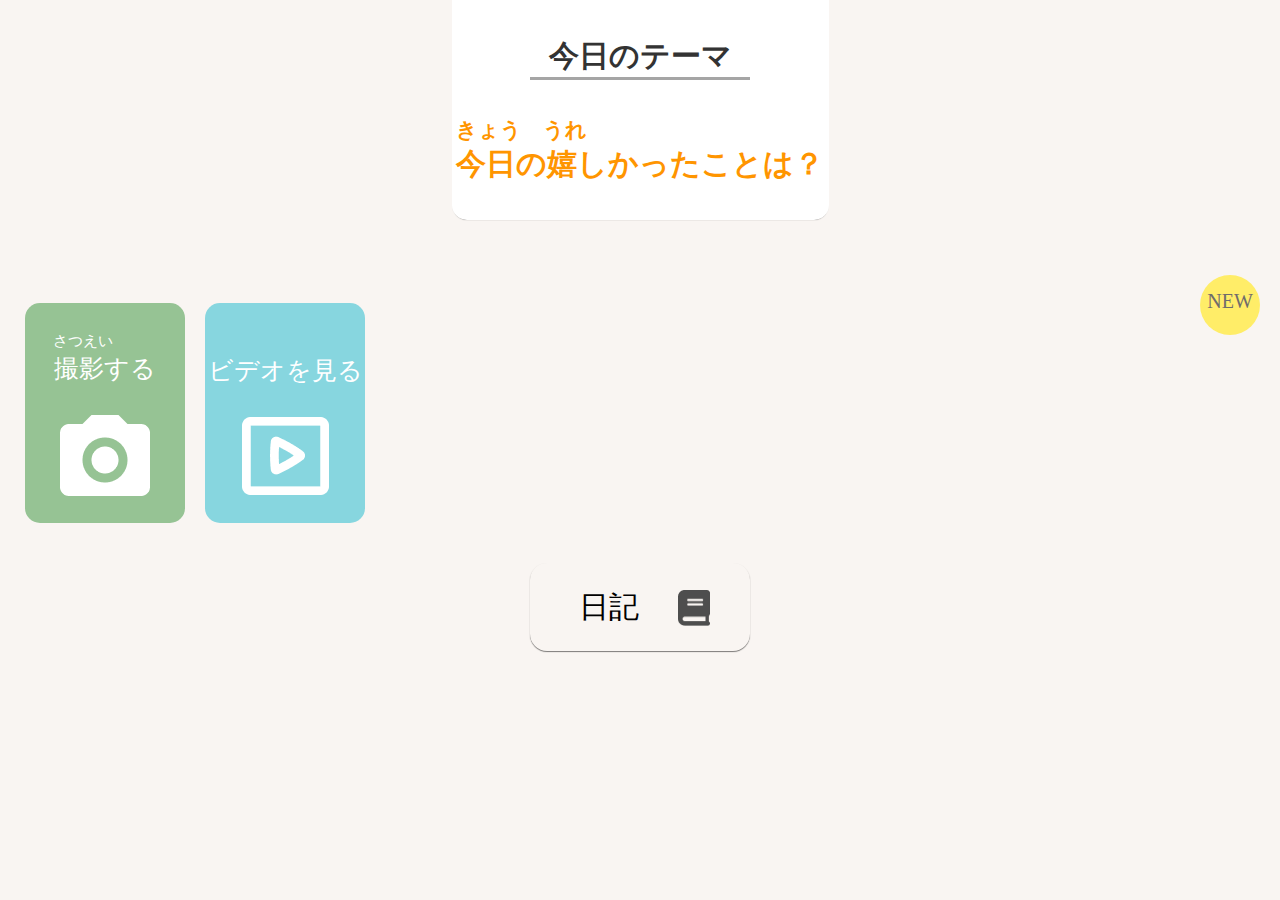
<file: index.html>
<!DOCTYPE html>
<html lang="ja">
  <head>
    <meta charset="UTF-8" />
    <meta name="viewport" content="width=device-width, initial-scale=1.0" />
    <link rel="stylesheet" href="css/ress.css" />
    <link rel="stylesheet" href="css/style.css" />
    <title>ほっこり便</title>
  </head>
  <body>
    <header>
      <h1>今日のテーマ</h1>
      <h2>
        <span>きょう　うれ</span><br />
        今日の嬉しかったことは？
      </h2>
    </header>
    <main>
      <div class="btn_wrap">
        <a href="video_send.html"
          ><button class="camera">
            <span>さつえい</span><br />撮影する<img
              src="img/camera.png"
              alt="camera"
            /></button
        ></a>

        <a href="video_view.html"
          ><button class="video">
            <div class="new"><p>NEW</p></div>
            <span>さつえい</span><br />ビデオを見る<img
              src="img/video.png"
              alt="video"
            /></button
        ></a>
      </div>
      <div class="diary_wrap">
        <a href="dirary.html">
          <button class="diary">
            日記<img src="img/book.png" alt="book" /></button
        ></a>
      </div>
    </main>
  </body>
</html>
</file>
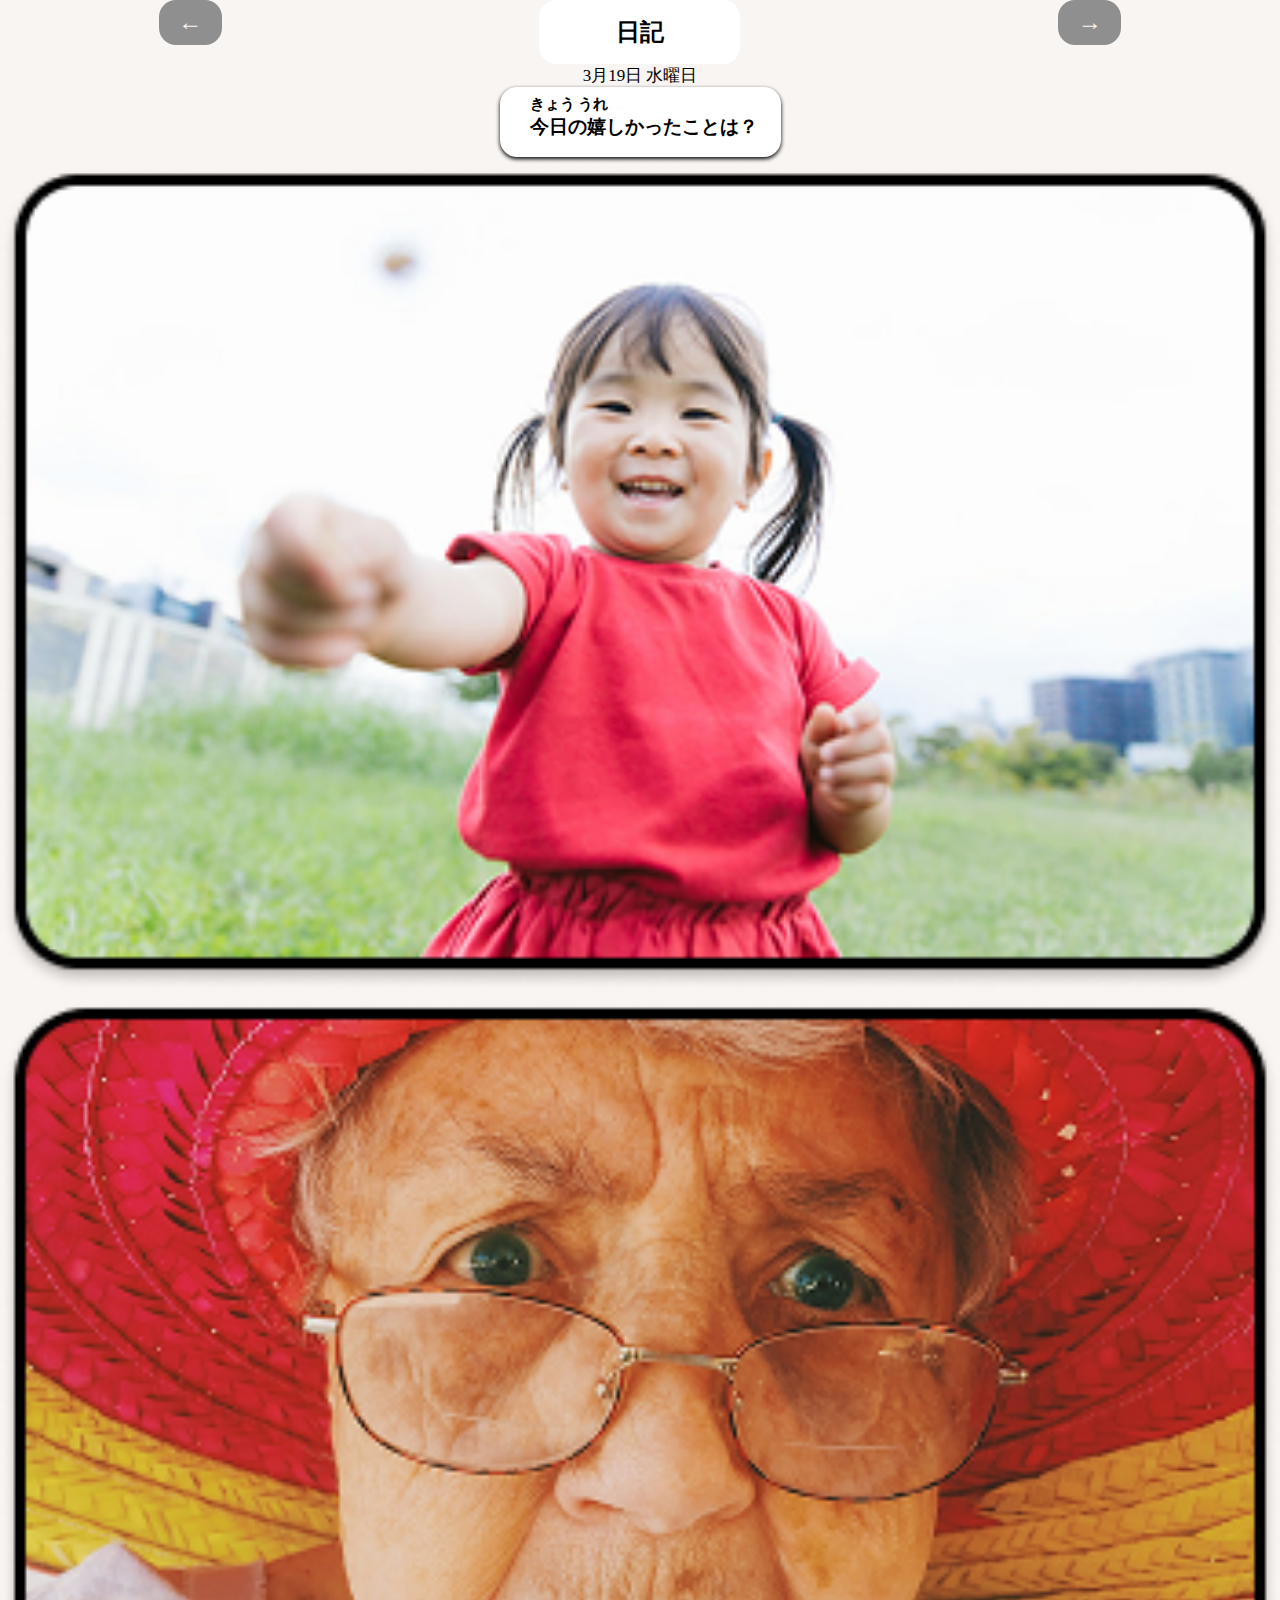
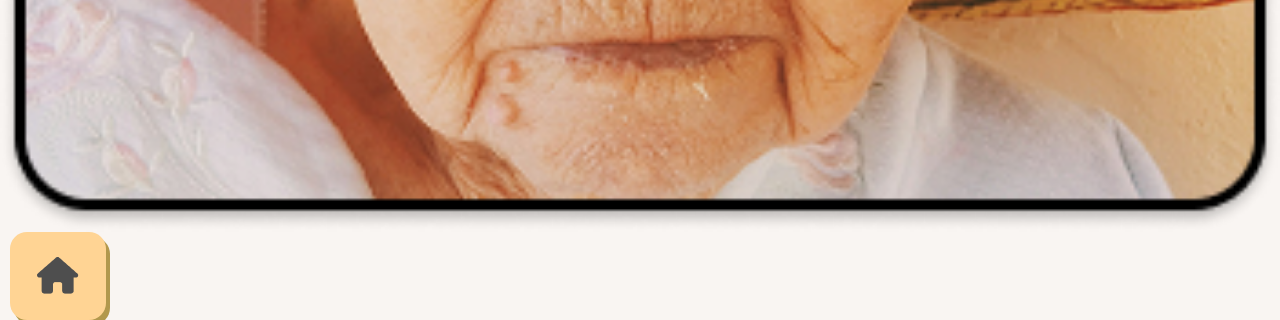
<file: dirary.html>
<!DOCTYPE html>
<html lang="ja">

<head>
    <meta charset="UTF-8">
    <meta name="viewport" content="width=device-width, initial-scale=1.0">
    <link rel="stylesheet" href="/css/ress.css">
    <link rel="stylesheet" href="/css/dirary.css">
    <title>ほっこり便</title>
</head>

<body>
    <header>
        <div class="btn_wrap">
            <div class="btn">
                ←
            </div>
            <div>
                <h1>日記</h1>
            </div>
            <div class="btn">
                →
            </div>
        </div>
    </header>
    <main>
        <p>3月19日 水曜日</p>
        <section class="theme">
            <h2><span>きょう うれ</span><br>
                今日の嬉しかったことは？</h2>
        </section>
        <section class="photo">
            <img src="/img/grandchild.png" alt="孫の写真">

            <img src="/img/grand-mother.png" alt="おばあちゃんの写真">
        </section>
    </main>
    <footer>
        <section class="home_btn">
            <a href="/index.html"><img src="/img/house.png" alt="ホームボタンのアイコン"></a>
        </section>
    </footer>
</body>

</html>
</file>
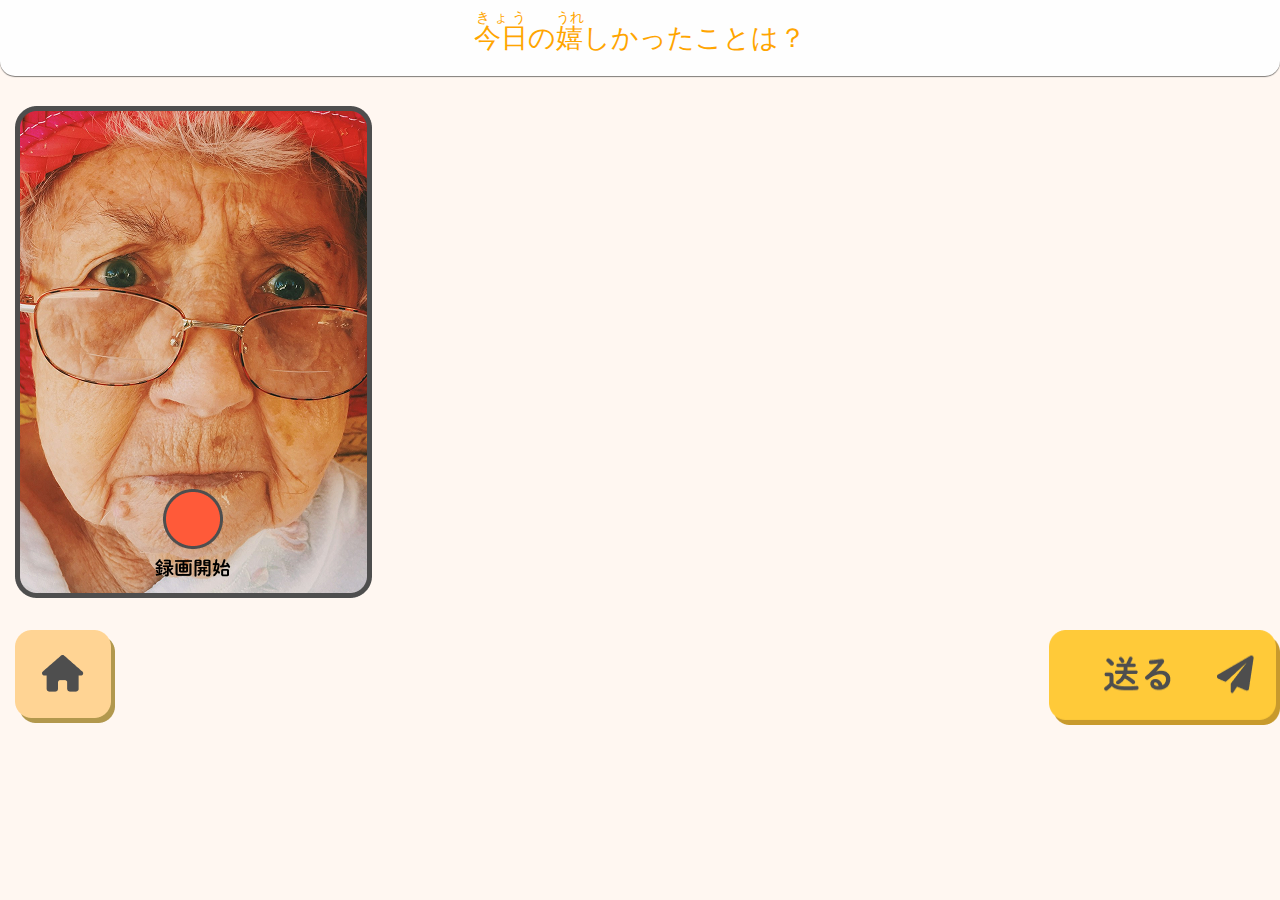
<file: video_send.html>
<!DOCTYPE html>
<html lang="en">
  <head>
    <meta charset="UTF-8" />
    <meta name="viewport" content="width=device-width, initial-scale=1.0" />
    <link rel="stylesheet" href="css/video_send.css" />
    <link rel="stylesheet" href="css/ress.css" />
    <title>Document</title>
  </head>
  <body>
    <div class="Wrapper">
      <header>
        <ruby>
          今日<rt>きょう</rt>の<ruby>嬉<rt>うれ</rt>しかったことは？</ruby>
        </ruby>
      </header>
      <main>
        <img src="img/grup.png" alt="grandmother" />
        <div class="bottom">
          <a href="index.html"><img src="img/grup2.png" alt="" /></a>
          <img src="img/grup1.png" alt="" />
        </div>
      </main>
    </div>
  </body>
</html>
</file>
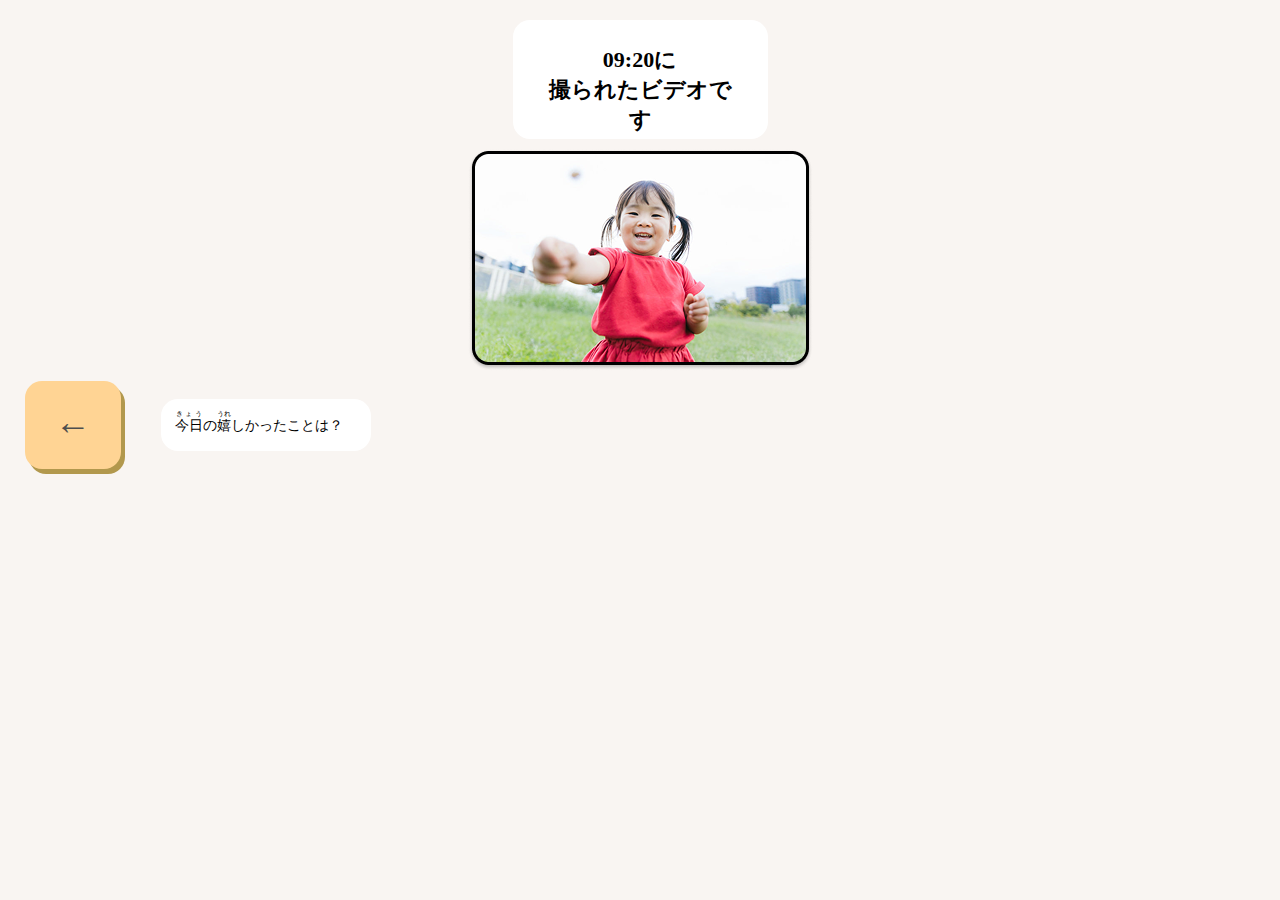
<file: video_view.html>
<!DOCTYPE html>
<html lang="ja">
<head>
    <meta charset="UTF-8" />
    <meta name="viewport" content="width=device-width, initial-scale=1.0" />
    <link rel="stylesheet" href="./css/ress.css" />
    <link rel="stylesheet" href="./css/video_view.css">
    <title></title>
</head>
<body>
    <main>
        <h1>
            09:20に <br>
            撮られたビデオです
        </h1>
        <div class="img">
            <img src="/img/grandchild.png" alt="子供の動画">
        </div>
        <div class="footer">
            <div class="back_btn">
                <a href="index.html">←</a>
            </div>
            <div class="thema">
                    <ruby>
                        今日<rt>きょう</rt>の<ruby>嬉<rt>うれ</rt></ruby>しかったことは？
                    </ruby>
                </div>
            </div>
        </div>
    </main>
</body>
</html>
</file>
<file: css/ress.css>
/* resset.dev • v5.0.2 */

/* # =================================================================
   # Global selectors
   # ================================================================= */

html {
  box-sizing: border-box;
  -webkit-text-size-adjust: 100%; /* Prevent adjustments of font size after orientation changes in iOS */
  word-break: normal;
  -moz-tab-size: 4;
  tab-size: 4;
}

*,
::before,
::after {
  background-repeat: no-repeat; /* Set `background-repeat: no-repeat` to all elements and pseudo elements */
  box-sizing: inherit;
}

::before,
::after {
  text-decoration: inherit; /* Inherit text-decoration and vertical align to ::before and ::after pseudo elements */
  vertical-align: inherit;
}

* {
  padding: 0; /* Reset `padding` and `margin` of all elements */
  margin: 0;
}

/* # =================================================================
     # General elements
     # ================================================================= */

hr {
  overflow: visible; /* Show the overflow in Edge and IE */
  height: 0; /* Add the correct box sizing in Firefox */
  color: inherit; /* Correct border color in Firefox. */
}

details,
main {
  display: block; /* Render the `main` element consistently in IE. */
}

summary {
  display: list-item; /* Add the correct display in all browsers */
}

small {
  font-size: 80%; /* Set font-size to 80% in `small` elements */
}

[hidden] {
  display: none; /* Add the correct display in IE */
}

abbr[title] {
  border-bottom: none; /* Remove the bottom border in Chrome 57 */
  /* Add the correct text decoration in Chrome, Edge, IE, Opera, and Safari */
  text-decoration: underline;
  text-decoration: underline dotted;
}

a {
  background-color: transparent; /* Remove the gray background on active links in IE 10 */
}

a:active,
a:hover {
  outline-width: 0; /* Remove the outline when hovering in all browsers */
}

code,
kbd,
pre,
samp {
  font-family: monospace, monospace; /* Specify the font family of code elements */
}

pre {
  font-size: 1em; /* Correct the odd `em` font sizing in all browsers */
}

b,
strong {
  font-weight: bolder; /* Add the correct font weight in Chrome, Edge, and Safari */
}

/* https://gist.github.com/unruthless/413930 */
sub,
sup {
  font-size: 75%;
  line-height: 0;
  position: relative;
  vertical-align: baseline;
}

sub {
  bottom: -0.25em;
}

sup {
  top: -0.5em;
}

table {
  border-color: inherit; /* Correct border color in all Chrome, Edge, and Safari. */
  text-indent: 0; /* Remove text indentation in Chrome, Edge, and Safari */
}

iframe {
  border-style: none;
}

/* # =================================================================
     # Forms
     # ================================================================= */

input {
  border-radius: 0;
}

[type="number"]::-webkit-inner-spin-button,
[type="number"]::-webkit-outer-spin-button {
  height: auto; /* Correct the cursor style of increment and decrement buttons in Chrome */
}

[type="search"] {
  -webkit-appearance: textfield; /* Correct the odd appearance in Chrome and Safari */
  outline-offset: -2px; /* Correct the outline style in Safari */
}

[type="search"]::-webkit-search-decoration {
  -webkit-appearance: none; /* Remove the inner padding in Chrome and Safari on macOS */
}

textarea {
  overflow: auto; /* Internet Explorer 11+ */
  resize: vertical; /* Specify textarea resizability */
}

button,
input,
optgroup,
select,
textarea {
  font: inherit; /* Specify font inheritance of form elements */
}

optgroup {
  font-weight: bold; /* Restore the font weight unset by the previous rule */
}

button {
  overflow: visible; /* Address `overflow` set to `hidden` in IE 8/9/10/11 */
}

button,
select {
  text-transform: none; /* Firefox 40+, Internet Explorer 11- */
}

/* Apply cursor pointer to button elements */
button,
[type="button"],
[type="reset"],
[type="submit"],
[role="button"] {
  cursor: pointer;
}

/* Remove inner padding and border in Firefox 4+ */
button::-moz-focus-inner,
[type="button"]::-moz-focus-inner,
[type="reset"]::-moz-focus-inner,
[type="submit"]::-moz-focus-inner {
  border-style: none;
  padding: 0;
}

/* Replace focus style removed in the border reset above */
button:-moz-focusring,
[type="button"]::-moz-focus-inner,
[type="reset"]::-moz-focus-inner,
[type="submit"]::-moz-focus-inner {
  outline: 1px dotted ButtonText;
}

button,
  html [type='button'], /* Prevent a WebKit bug where (2) destroys native `audio` and `video`controls in Android 4 */
  [type='reset'],
  [type='submit'] {
  -webkit-appearance: button; /* Correct the inability to style clickable types in iOS */
}

/* Remove the default button styling in all browsers */
button,
input,
select,
textarea {
  background-color: transparent;
  border-style: none;
}

a:focus,
button:focus,
input:focus,
select:focus,
textarea:focus {
  outline-width: 0;
}

/* Style select like a standard input */
select {
  -moz-appearance: none; /* Firefox 36+ */
  -webkit-appearance: none; /* Chrome 41+ */
}

select::-ms-expand {
  display: none; /* Internet Explorer 11+ */
}

select::-ms-value {
  color: currentColor; /* Internet Explorer 11+ */
}

legend {
  border: 0; /* Correct `color` not being inherited in IE 8/9/10/11 */
  color: inherit; /* Correct the color inheritance from `fieldset` elements in IE */
  display: table; /* Correct the text wrapping in Edge and IE */
  max-width: 100%; /* Correct the text wrapping in Edge and IE */
  white-space: normal; /* Correct the text wrapping in Edge and IE */
  max-width: 100%; /* Correct the text wrapping in Edge 18- and IE */
}

::-webkit-file-upload-button {
  /* Correct the inability to style clickable types in iOS and Safari */
  -webkit-appearance: button;
  color: inherit;
  font: inherit; /* Change font properties to `inherit` in Chrome and Safari */
}

/* Replace pointer cursor in disabled elements */
[disabled] {
  cursor: default;
}

/* # =================================================================
     # Specify media element style
     # ================================================================= */

img {
  border-style: none; /* Remove border when inside `a` element in IE 8/9/10 */
}

/* Add the correct vertical alignment in Chrome, Firefox, and Opera */
progress {
  vertical-align: baseline;
}

/* # =================================================================
     # Accessibility
     # ================================================================= */

/* Specify the progress cursor of updating elements */
[aria-busy="true"] {
  cursor: progress;
}

/* Specify the pointer cursor of trigger elements */
[aria-controls] {
  cursor: pointer;
}

/* Specify the unstyled cursor of disabled, not-editable, or otherwise inoperable elements */
[aria-disabled="true"] {
  cursor: default;
}
</file>
<file: css/style.css>
html {
  font-size: 62.5%;
}
body {
  background-color: #f9f5f2;
}
header {
  display: flex;
  flex-direction: column;
  align-items: center;
  justify-content: center;
  margin: 0 auto;
  color: #333333;
  background-color: #fff;
  height: 220px;
  width: 377px;
  border-radius: 0 0 15px 15px;
  box-shadow: 0px 1px 1px -1px rgba(0, 0, 0, 0.5);
}
h1,
h2 {
  font-size: 3rem;
}
h1 {
  border-bottom: 3px #a5a5a5 solid;
  width: 220px;
  text-align: center;
}
h2 {
  margin-top: 30px;
  color: #ff9500;
  span {
    font-size: 2.1rem;
  }
}
main {
  padding: 0 25px;
}
.btn_wrap {
  display: flex;
  gap: 20px;
}
.new {
  background-color: #ffed68;
  border-radius: 50%;
  width: 60px;
  height: 60px;
  position: absolute;
  top: 275px;
  right: 20px;
  p {
    margin-top: 15px;
    font-size: 2rem;
    color: #6f6c6c;
  }
}
.video,
.camera {
  width: 160px;
  height: 220px;
  border-radius: 15px;
  margin-top: 83px;
  font-size: 2.5rem;
  color: #fff;
}
.camera {
  background-color: #96c394;
  span {
    font-size: 1.5rem;
    margin-right: 45px;
  }
  img {
    margin-top: 30px;
  }
}
.video {
  background-color: #87d6df;
  span {
    font-size: 1.5rem;
    color: #87d6df;
  }
  img {
    margin-top: 30px;
  }
}
.diary_wrap {
  margin: 40px 0 0 0;

  display: flex;
  justify-content: center;
  a {
    text-decoration: none;
  }
}
.diary {
  width: 220px;
  height: 88px;
  padding-left: 10px;
  box-shadow: 0px 1px 1px 0px rgba(0, 0, 0, 0.5);
  border-radius: 17px;
  font-size: 3rem;
  display: flex;
  justify-content: space-evenly;
  align-items: center;

  img {
    width: 33px;
    height: 37px;
  }
}
</file>
<file: css/dirary.css>
html {
    font-size: 62.5%;
}

body {
    background: #F9F5F2;
}

.btn_wrap {
    display: flex;
    justify-content: space-around;

    .btn {
        width: 63px;
        height: 45px;
        background-color: #8F8F8F;
        border-radius: 17px;
        display: flex;
        justify-content: center;
        align-items: center;
        color: #F9F5F2;
        font-size: 24px;
    }

    h1 {
        width: 201px;
        height: 64px;
        background-color: #FFFFFF;
        border-radius: 17px;
        font-size: 24px;
        display: flex;
        justify-content: center;
        align-items: center;
    }
}

p {
    text-align: center;
    font-size: 17px;
}

.theme {
    width: 281px;
    height: 70px;
    border-radius: 17px;
    background-color: #FFFFFF;
    box-shadow: 0px 2px 4px 0 #000000;
    margin: auto;

    h2 {
        font-size: 19px;
        padding: 5px 0 0 30px;

        span {
            font-size: 15px;
        }
    }
}

.photo {
    margin-top: 10px;
    display: flex;
    flex-direction: column;
    gap: 10px;
}

.home_btn {
    width: 96px;
    height: 88px;
    display: block;
    margin-left: 10px;
    background-color: #FFD494;
    border-radius: 17px;
    box-shadow: 4px 5px 0 #B2984D;
    display: flex;
    align-items: center;
    justify-content: center;

}
</file>
<file: css/video_send.css>
html {
  font-size: 62.5%;
}
body {
  background: #fff7f1;
}
header {
  text-align: center;
  font-size: 27px;
  color: orange;
  border-radius: 0 0 15px 15px;
  background: #fefefe;
  box-shadow: 0px 1px 1px 0px rgba(0, 0, 0, 0.5);
  padding: 20px;
}

img {
  margin-left: 15px;
  margin-top: 30px;
}
.bottom {
  display: flex;
  justify-content: space-between;
}
</file>
<file: css/video_view.css>
html {
  font-size: 62.5%;
  background-color: #f9f5f2;
}

h1 {
  width: 255px;
  height: 119px;
  margin: 40px;
  border-radius: 17px;
  background-color: #fff;
  text-align: center;
  padding: 25px;
  font-size: 2.2rem;
  margin: 20px auto 0;
}

.thema {
  background-color: #fff;
  width: 210px;
  height: 52px;
  border-radius: 17px;
  font-size: 1.4rem;
  padding: 18px 0 0 14px;
}

.thema rudy {
  font-size: 1.2rem;
}

.img {
  display: flex;
  justify-content: center;
  margin: 10px;
}

.footer {
  display: flex;
  align-items: center;
  gap: 40px;
  margin-left: 25px;
}

.back_btn {
  width: 96px;
  height: 88px;
  background-color: #ffd494;
  border-radius: 17px;
  box-shadow: 4px 5px 0 #b2984d;

  a {
    font-size: 36px;
    display: flex;
    justify-content: center;
    padding: 20px;
    text-decoration: none;
    color: #4e4e4e;
  }
}
</file>
